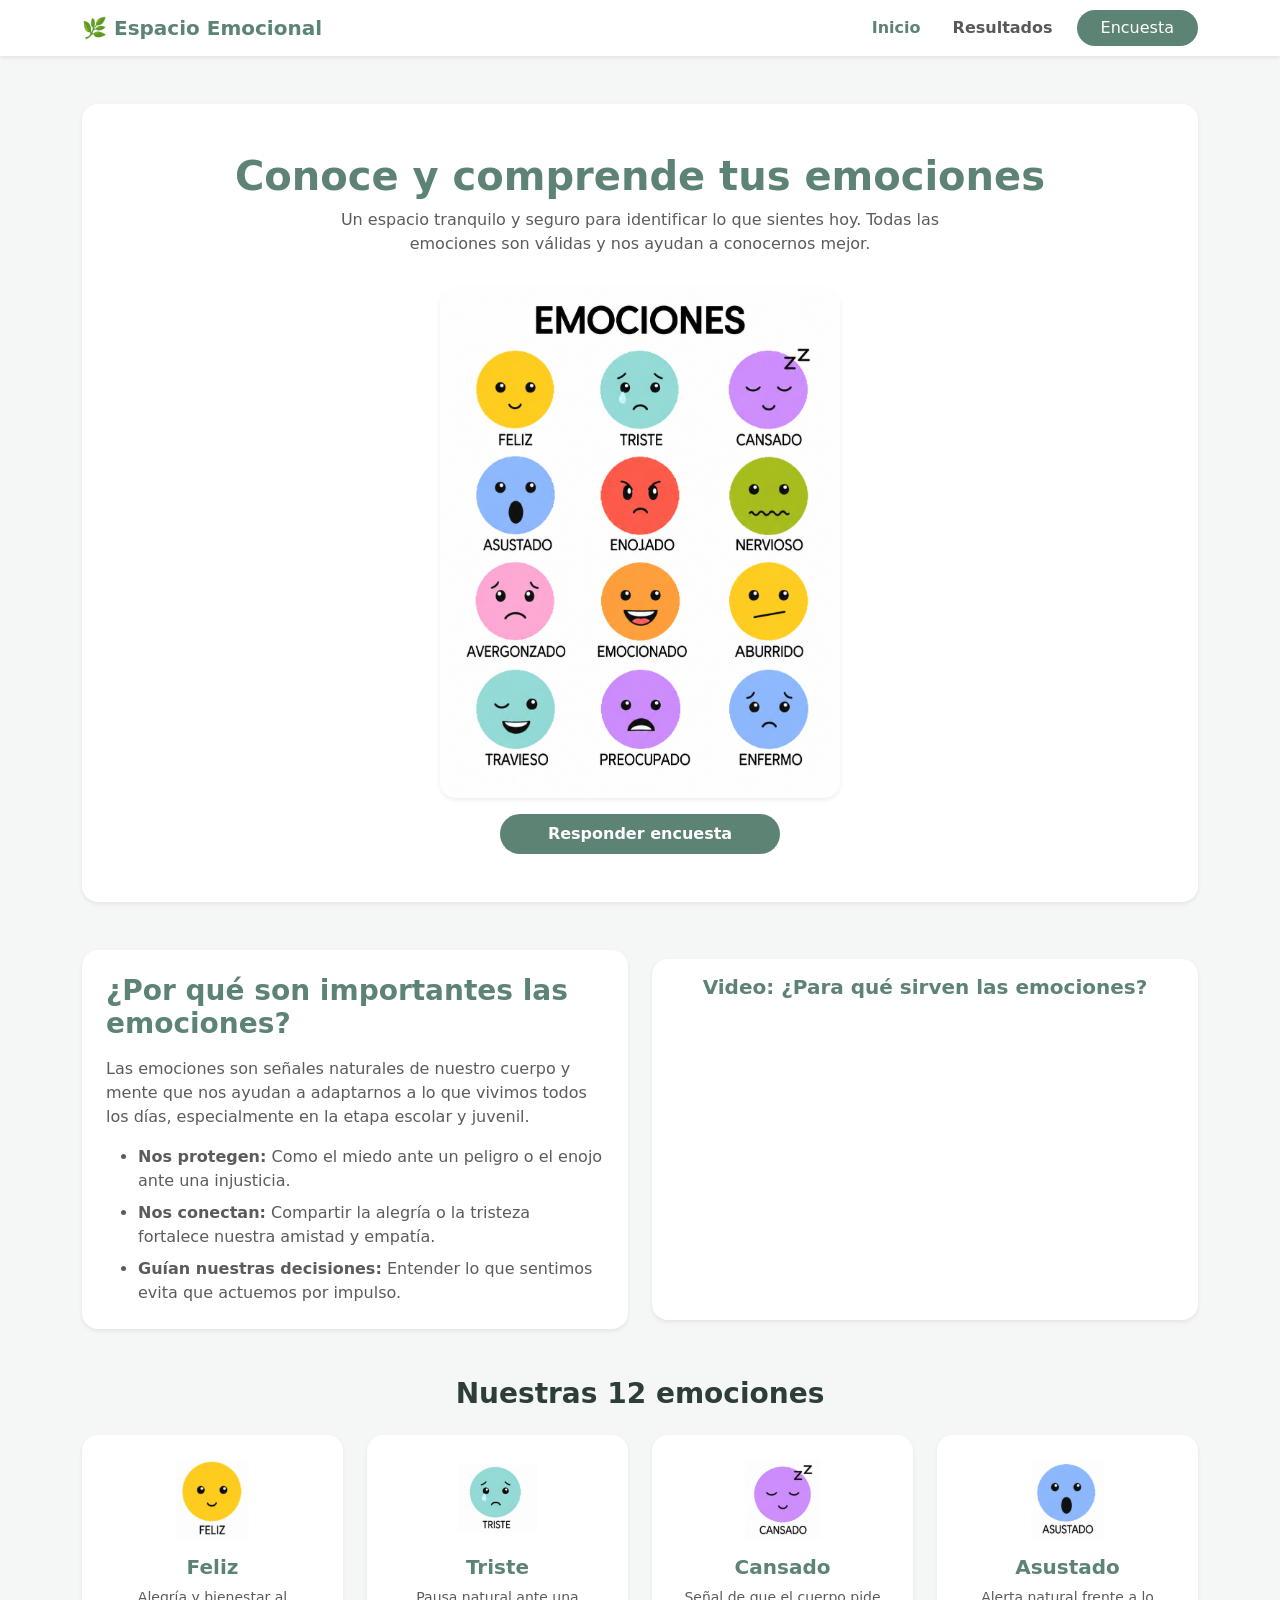
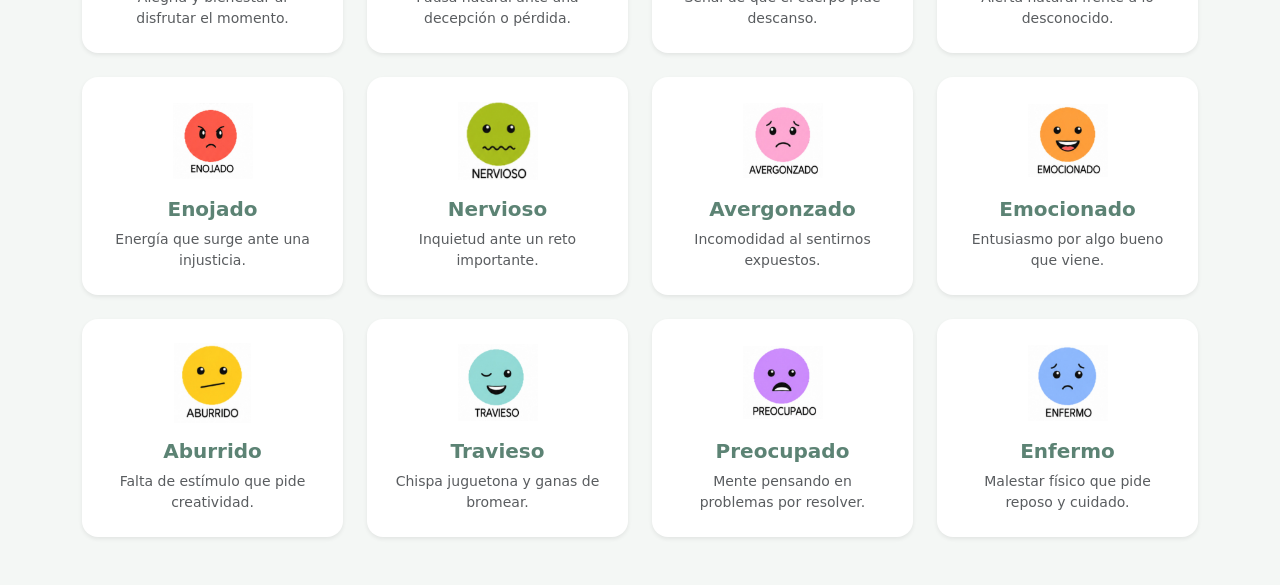
<file: templates/index.html>
<!DOCTYPE html>
<html lang="es">
<head>
    <meta charset="UTF-8">
    <meta name="viewport" content="width=device-width, initial-scale=1.0">
    <title>Espacio Emocional</title>
    <link href="https://cdn.jsdelivr.net/npm/bootstrap@5.3.3/dist/css/bootstrap.min.css" rel="stylesheet">
    <link rel="stylesheet" href="/css/style.css">
</head>
<body>

    <!-- MENÚ -->
    <nav class="navbar navbar-expand-lg bg-white shadow-sm sticky-top">
        <div class="container">
            <a class="navbar-brand fw-bold salvia" href="/">🌿 Espacio Emocional</a>
            <div class="navbar-nav ms-auto flex-row gap-3 align-items-center">
                <a class="nav-link fw-bold salvia" href="/">Inicio</a>
                <a class="nav-link fw-bold" href="/resultados.html">Resultados</a>
                <a class="btn btn-salvia rounded-pill px-4" href="/formulario.html">Encuesta</a>
            </div>
        </div>
    </nav>

    <main class="container my-5">
        <!-- PORTADA -->
        <div class="card border-0 shadow-sm rounded-4 text-center p-4 p-md-5 mb-5">
            <h1 class="fw-bold salvia">Conoce y comprende tus emociones</h1>
            <p class="text-muted col-md-8 mx-auto">
                Un espacio tranquilo y seguro para identificar lo que sientes hoy. Todas las emociones son válidas y nos ayudan a conocernos mejor.
            </p>
            <img src="/css/img/Emociones2.jpeg" alt="Emociones" class="img-fluid rounded-4 mx-auto my-3 shadow-sm" style="max-width: 400px;">
            <div>
                <a href="/formulario.html" class="btn btn-salvia rounded-pill px-5 py-2 fw-bold">Responder encuesta</a>
            </div>
        </div>

        <!-- SECCIÓN: IMPORTANCIA DE LAS EMOCIONES Y VIDEO -->
        <div class="row g-4 align-items-center mb-5">
            <div class="col-md-6">
                <div class="card border-0 shadow-sm rounded-4 p-4 h-100">
                    <h3 class="fw-bold salvia mb-3">¿Por qué son importantes las emociones?</h3>
                    <p class="text-muted">
                        Las emociones son señales naturales de nuestro cuerpo y mente que nos ayudan a adaptarnos a lo que vivimos todos los días, especialmente en la etapa escolar y juvenil.
                    </p>
                    <ul class="text-muted mb-0">
                        <li class="mb-2"><strong>Nos protegen:</strong> Como el miedo ante un peligro o el enojo ante una injusticia.</li>
                        <li class="mb-2"><strong>Nos conectan:</strong> Compartir la alegría o la tristeza fortalece nuestra amistad y empatía.</li>
                        <li><strong>Guían nuestras decisiones:</strong> Entender lo que sentimos evita que actuemos por impulso.</li>
                    </ul>
                </div>
            </div>
            <div class="col-md-6">
                <div class="card border-0 shadow-sm rounded-4 p-3 h-100">
                    <h5 class="fw-bold salvia text-center mb-3">Video: ¿Para qué sirven las emociones?</h5>
                    <div class="ratio ratio-16x9 rounded-3 overflow-hidden">
                        <iframe src="https://www.youtube.com/embed/qBZSlGo4N1k" title="Las emociones" allowfullscreen></iframe>
                    </div>
                </div>
            </div>
        </div>

        <!-- AQUÍ SE INSERTAN LAS 12 TARJETAS AUTOMÁTICAMENTE -->
        <h3 class="text-center fw-bold mb-4">Nuestras 12 emociones</h3>
        <div id="caja" class="row row-cols-1 row-cols-sm-2 row-cols-lg-4 g-4"></div>
    </main>

    <script>
        const lista = [
            { img: "feliz", titulo: "Feliz", texto: "Alegría y bienestar al disfrutar el momento." },
            { img: "triste", titulo: "Triste", texto: "Pausa natural ante una decepción o pérdida." },
            { img: "cansado", titulo: "Cansado", texto: "Señal de que el cuerpo pide descanso." },
            { img: "asustado", titulo: "Asustado", texto: "Alerta natural frente a lo desconocido." },
            { img: "enojado", titulo: "Enojado", texto: "Energía que surge ante una injusticia." },
            { img: "nervioso", titulo: "Nervioso", texto: "Inquietud ante un reto importante." },
            { img: "avergonzado", titulo: "Avergonzado", texto: "Incomodidad al sentirnos expuestos." },
            { img: "emocionado", titulo: "Emocionado", texto: "Entusiasmo por algo bueno que viene." },
            { img: "aburrido", titulo: "Aburrido", texto: "Falta de estímulo que pide creatividad." },
            { img: "travieso", titulo: "Travieso", texto: "Chispa juguetona y ganas de bromear." },
            { img: "preocupado", titulo: "Preocupado", texto: "Mente pensando en problemas por resolver." },
            { img: "enfermo", titulo: "Enfermo", texto: "Malestar físico que pide reposo y cuidado." }
        ];

        const caja = document.getElementById("caja");
        lista.forEach(item => {
            caja.innerHTML += `
                <div class="col">
                    <div class="card h-100 border-0 shadow-sm rounded-4 text-center p-4 tarjeta">
                        <img src="/css/img/${item.img}.png" class="icono mx-auto mb-3">
                        <h5 class="fw-bold salvia">${item.titulo}</h5>
                        <p class="text-muted small mb-0">${item.texto}</p>
                    </div>
                </div>`;
        });
    </script>
</body>
</html>
</file>
<file: css/style.css>
/* Estilos generales sin enlaces externos */
body {
    font-family: system-ui, -apple-system, "Segoe UI", Roboto, Arial, sans-serif;
    background-color: #f4f7f5;
    color: #2c3e35;
}

/* Color verde salvia para títulos y botones */
.salvia {
    color: #5c8374 !important;
}

.btn-salvia {
    background-color: #5c8374;
    color: #ffffff;
    border: none;
}

.btn-salvia:hover {
    background-color: #46665a;
    color: #ffffff;
}

/* Efecto suave en las tarjetas */
.tarjeta {
    transition: transform 0.2s ease;
}

.tarjeta:hover {
    transform: translateY(-5px);
}

/* Tamaño uniforme para los íconos de emociones */
.icono {
    width: 80px;
    height: 80px;
    object-fit: contain;
}
</file>
